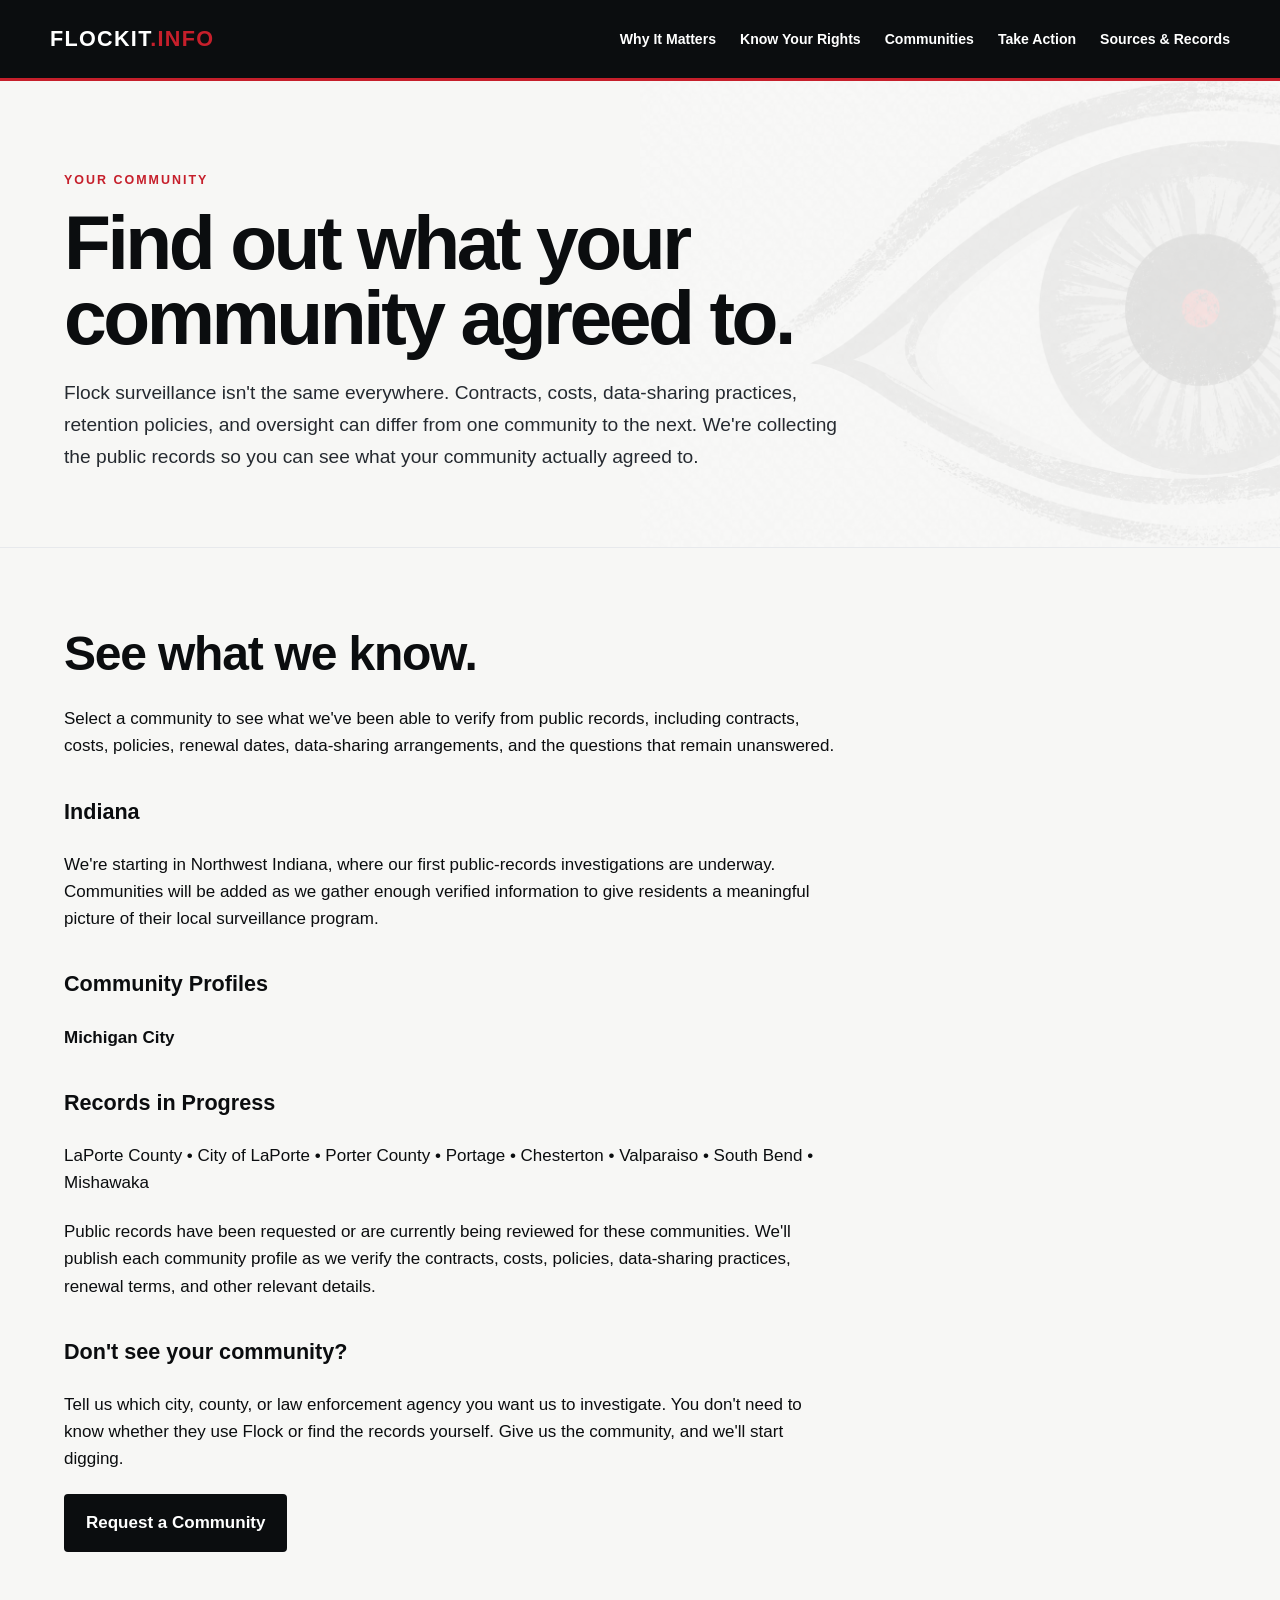
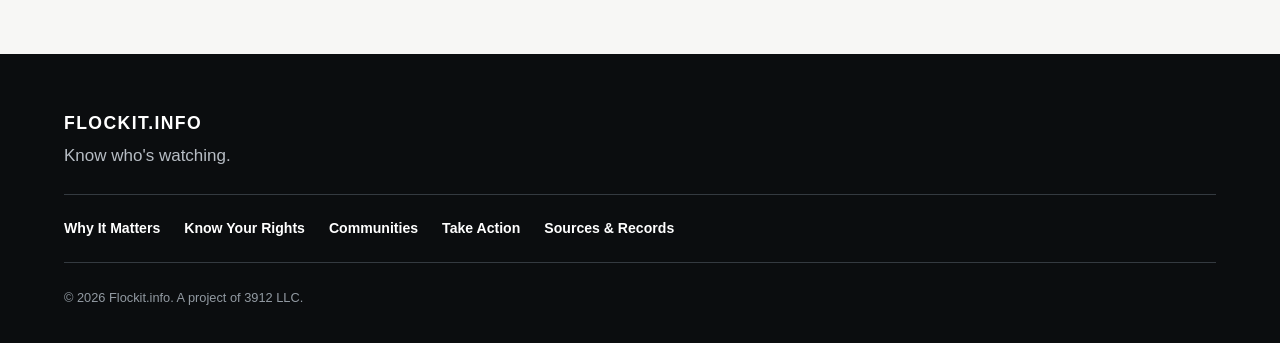
<file: find-your-community.html>
<!DOCTYPE html>
<html lang="en">
<head>
  <meta charset="UTF-8">
  <meta name="viewport" content="width=device-width, initial-scale=1.0">

  <title>Communities | Flockit.info</title>
  <meta name="description" content="Know what surveillance technology is being used in your community, what it can do, and what you can do about it.">

  <link rel="stylesheet" href="styles.css">
</head>

<body>

  <!-- SITE HEADER -->
  <header class="site-header">
    <div class="header-inner">

      <a class="site-logo" href="index.html" aria-label="Flockit.info home">
        FLOCKIT<span>.INFO</span>
      </a>

      <nav class="site-nav" aria-label="Main navigation">
        <a href="why-it-matters.html">Why It Matters</a>
        <a href="#">Know Your Rights</a>
        <a href="find-your-community.html">Communities</a>
        <a href="take-action.html">Take Action</a>
        <a href="#">Sources &amp; Records</a>
      </nav>

    </div>
  </header>


  <!-- PAGE CONTENT -->
  <main>

    <section class="page-hero">
      <div class="content-width">

        <p class="eyebrow">YOUR COMMUNITY</p>

        <h1>Find out what your community agreed to.</h1>

        <p class="page-intro">
  Flock surveillance isn't the same everywhere. Contracts, costs, data-sharing practices, retention policies, and oversight can differ from one community to the next. We're collecting the public records so you can see what your community actually agreed to.
</p>

      </div>
    </section>


    <section class="content-section">
      <div class="content-width">

        <h2>See what we know.</h2>

       <p>
  Select a community to see what we've been able to verify from public records, including contracts, costs, policies, renewal dates, data-sharing arrangements, and the questions that remain unanswered.
</p>
<div class="community-list">

  <h3>Indiana</h3>

<p>
  We're starting in Northwest Indiana, where our first public-records investigations are underway. Communities will be added as we gather enough verified information to give residents a meaningful picture of their local surveillance program.
</p>

  <h3>Community Profiles</h3>

<p>
  <strong>Michigan City</strong>
</p>

<h3>Records in Progress</h3>

<p>
  LaPorte County • City of LaPorte • Porter County • Portage • Chesterton • Valparaiso • South Bend • Mishawaka
</p>

<p>
  Public records have been requested or are currently being reviewed for these communities. We'll publish each community profile as we verify the contracts, costs, policies, data-sharing practices, renewal terms, and other relevant details.
</p>
</div>
        <h3>Don't see your community?</h3>

<p>
  Tell us which city, county, or law enforcement agency you want us to investigate. You don't need to know whether they use Flock or find the records yourself. Give us the community, and we'll start digging.
</p>

<p>
  <a class="button" href="request-a-community.html">Request a Community</a>
</p>
      </div>
    </section>

  </main>


  <!-- SITE FOOTER -->
  <footer class="site-footer">
    <div class="footer-inner">

      <div class="footer-brand">
        <strong>FLOCKIT.INFO</strong>
        <p>Know who's watching.</p>
      </div>

      <nav class="footer-nav" aria-label="Footer navigation">
        <a href="why-it-matters.html">Why It Matters</a>
        <a href="#">Know Your Rights</a>
        <a href="find-your-community.html">Communities</a>
        <a href="take-action.html">Take Action</a>
        <a href="#">Sources &amp; Records</a>
      </nav>

      <p class="footer-legal">
        © 2026 Flockit.info. A project of 3912 LLC.
      </p>

    </div>
  </footer>

</body>
</html>
</file>
<file: styles.css>
/* =========================================================
   FLOCKIT.INFO
   MASTER STYLESHEET

   Shared by every page on Flockit.info.
   Make site-wide design changes here whenever possible.
   ========================================================= */


/* ---------- SITE VARIABLES ---------- */

:root {
  --black: #0b0d0f;
  --dark: #15181c;
  --dark-gray: #252a30;
  --gray: #66707a;
  --light-gray: #e7e9ec;
  --off-white: #f7f7f5;
  --white: #ffffff;
  --red: #c61f2b;

  --content-width: 1180px;
  --reading-width: 780px;
}


/* ---------- RESET ---------- */

* {
  box-sizing: border-box;
}

html {
  scroll-behavior: smooth;
}

body {
  margin: 0;
  background: var(--white);
  color: var(--black);
  font-family: Arial, Helvetica, sans-serif;
  font-size: 17px;
  line-height: 1.6;
}

img {
  max-width: 100%;
  height: auto;
}

a {
  color: inherit;
}


/* ---------- SHARED PAGE WIDTH ---------- */

.content-width {
  width: min(90%, var(--content-width));
  margin: 0 auto;
}


/* =========================================================
   HEADER
   ========================================================= */

.site-header {
  background: var(--black);
  border-bottom: 3px solid var(--red);
}

.header-inner {
  width: min(94%, var(--content-width));
  min-height: 78px;
  margin: 0 auto;

  display: flex;
  align-items: center;
  justify-content: space-between;
  gap: 30px;
}

.site-logo {
  color: var(--white);
  font-size: 1.35rem;
  font-weight: 800;
  letter-spacing: 0.06em;
  text-decoration: none;
  white-space: nowrap;
}

.site-logo span {
  color: var(--red);
}


/* ---------- MAIN NAVIGATION ---------- */

.site-nav {
  display: flex;
  align-items: center;
  justify-content: flex-end;
  gap: 24px;
}

.site-nav a {
  color: var(--white);
  font-size: 0.88rem;
  font-weight: 700;
  text-decoration: none;
}

.site-nav a:hover,
.site-nav a:focus {
  color: var(--red);
}


/* =========================================================
   STANDARD PAGE HERO
   ========================================================= */

.page-hero {
  position: relative;
  overflow: hidden;
  padding: 90px 0 75px;
  background: var(--off-white);
  border-bottom: 1px solid var(--light-gray);
}

.page-hero::after {
  content: "";
  position: absolute;
  top: 50%;
  right: -120px;
  width: 760px;
  height: 520px;
  transform: translateY(-50%);
  background-image: url("eye-background.png");
  background-repeat: no-repeat;
  background-position: center;
  background-size: contain;
  opacity: 0.28;
  pointer-events: none;
}

.page-hero .content-width {
  position: relative;
  z-index: 1;
}

.eyebrow {
  margin: 0 0 14px;
  color: var(--red);
  font-size: 0.78rem;
  font-weight: 800;
  letter-spacing: 0.16em;
  text-transform: uppercase;
}

.page-hero h1 {
  max-width: 900px;
  margin: 0 0 22px;

  color: var(--black);
  font-size: clamp(2.6rem, 6vw, 5.5rem);
  line-height: 0.98;
  letter-spacing: -0.045em;
}

.page-intro {
  max-width: var(--reading-width);
  margin: 0;

  color: var(--dark-gray);
  font-size: 1.2rem;
  line-height: 1.65;
}


.mc-shortcut {
  max-width: 680px;
  margin-top: 28px;
  padding: 22px 24px;
  border-left: 5px solid var(--red);
  background: rgba(255, 255, 255, 0.9);
}

.mc-shortcut p {
  margin: 0 0 8px;
  color: var(--dark-gray);
  font-size: 1rem;
  line-height: 1.5;
}

.mc-shortcut p:first-child {
  color: var(--black);
  font-size: 1.35rem;
}

.mc-shortcut-button {
  display: inline-block;
  margin-top: 8px;
  padding: 12px 18px;
  background: var(--black);
  color: white;
  font-weight: 700;
  text-decoration: none;
  letter-spacing: 0.02em;
}

.mc-shortcut-button:hover {
  background: var(--red);
  color: var(--black);
}

/* =========================================================
   STANDARD CONTENT
   ========================================================= */

.content-section {
  padding: 80px 0;
}

.content-section:nth-of-type(even) {
  background: var(--off-white);
}

.content-section h2 {
  max-width: 850px;
  margin: 0 0 24px;

  font-size: clamp(1.8rem, 4vw, 3rem);
  line-height: 1.1;
  letter-spacing: -0.025em;
}

.content-section h3 {
  margin-top: 35px;
  font-size: 1.35rem;
}

.content-section p {
  max-width: var(--reading-width);
  margin-top: 0;
  margin-bottom: 22px;
}


/* =========================================================
   BUTTONS
   ========================================================= */

.button {
  display: inline-block;
  padding: 13px 20px;

  background: var(--black);
  color: var(--white);

  border: 2px solid var(--black);
  border-radius: 4px;

  font-weight: 800;
  text-decoration: none;
}

.button:hover,
.button:focus {
  background: var(--red);
  border-color: var(--red);
}

.button-outline {
  background: transparent;
  color: var(--black);
}

.button-outline:hover,
.button-outline:focus {
  color: var(--white);
}


/* =========================================================
   CARDS
   ========================================================= */

.card-grid {
  display: grid;
  grid-template-columns: repeat(2, 1fr);
  gap: 24px;
  margin-top: 35px;
}

.card {
  padding: 28px;
  background: var(--white);
  border: 1px solid var(--light-gray);
  border-top: 4px solid var(--black);
}

.card h3 {
  margin: 0 0 12px;
}

.card p {
  margin-bottom: 0;
}


/* =========================================================
   CALLOUT / IMPORTANT INFORMATION
   ========================================================= */

.callout {
  max-width: 900px;
  margin: 40px 0;
  padding: 30px;

  background: var(--black);
  color: var(--white);

  border-left: 6px solid var(--red);
}

.callout h2,
.callout h3 {
  margin-top: 0;
  color: var(--white);
}

.callout p:last-child {
  margin-bottom: 0;
}


/* =========================================================
   FOOTER
   ========================================================= */

.site-footer {
  padding: 55px 0 35px;
  background: var(--black);
  color: var(--white);
}

.footer-inner {
  width: min(90%, var(--content-width));
  margin: 0 auto;
}

.footer-brand strong {
  font-size: 1.1rem;
  letter-spacing: 0.08em;
}

.footer-brand p {
  margin: 5px 0 25px;
  color: #b7bdc4;
}

.footer-nav {
  display: flex;
  flex-wrap: wrap;
  gap: 12px 24px;
  padding: 22px 0;

  border-top: 1px solid #343a40;
  border-bottom: 1px solid #343a40;
}

.footer-nav a {
  color: var(--white);
  font-size: 0.88rem;
  font-weight: 700;
  text-decoration: none;
}

.footer-nav a:hover,
.footer-nav a:focus {
  color: var(--red);
}

.footer-legal {
  margin: 25px 0 0;
  color: #929aa2;
  font-size: 0.8rem;
}


/* =========================================================
   ACCESSIBILITY
   ========================================================= */

a:focus-visible,
button:focus-visible {
  outline: 3px solid var(--red);
  outline-offset: 4px;
}


/* =========================================================
   MOBILE
   ========================================================= */

@media (max-width: 900px) {

  .header-inner {
    padding: 18px 0;
    flex-direction: column;
    align-items: flex-start;
  }

  .site-nav {
    width: 100%;
    flex-wrap: wrap;
    justify-content: flex-start;
    gap: 10px 18px;
  }

  .page-hero {
    padding: 65px 0 55px;
  }

  .content-section {
    padding: 60px 0;
  }

  .card-grid {
    grid-template-columns: 1fr;
  }
}


@media (max-width: 600px) {

  body {
    font-size: 16px;
  }

  .site-nav {
    flex-direction: column;
    align-items: flex-start;
  }

  .page-hero h1 {
    font-size: 2.7rem;
  }

  .callout {
    padding: 24px;
  }
}
.community-request-form {
  display: grid;
  gap: 0.75rem;
  max-width: 760px;
  margin-top: 2rem;
}

.community-request-form label {
  font-weight: 700;
}

.community-request-form input,
.community-request-form textarea {
  width: 100%;
  padding: 0.65rem 0.8rem;
  border: 1px solid #cfcfcf;
  font: inherit;
  background: #fff;
}

.community-request-form textarea {
  resize: vertical;
}

.community-request-form .button {
  width: fit-content;
  margin-top: 0.5rem;
  border: 0;
  cursor: pointer;
}

.form-note {
  max-width: 760px;
  margin-top: 1.5rem;
  font-size: 0.95rem;
}
/* =========================================================
   SUPPORT THE WORK
   ========================================================= */

.support-cta {
  margin-top: 2.5rem;
  padding: 2rem;
  border: 2px solid var(--black);
  border-left: 6px solid var(--red);
  background: var(--white);
}

.support-cta h3 {
  margin-top: 0;
  font-size: 1.5rem;
}

.support-cta p:last-child {
  margin-bottom: 0;
}

/* =========================================================
   COMMUNITY PROFILE — AT A GLANCE
   ========================================================= */

.profile-facts {
  display: grid;
  grid-template-columns: repeat(3, 1fr);
  gap: 1px;
  margin-bottom: 3.5rem;
  background: var(--black);
  border: 2px solid var(--black);
}

.profile-facts h2 {
  grid-column: 1 / -1;
  margin: 0;
  padding: 1.5rem 2rem;
  background: var(--black);
  color: var(--white);
  font-size: 1.75rem;
}

.profile-fact {
  display: flex;
  flex-direction: column;
  gap: 0.4rem;
  padding: 1.5rem 2rem;
  background: var(--white);
}

.fact-label {
  color: var(--red);
  font-size: 0.8rem;
  font-weight: 800;
  letter-spacing: 0.08em;
  text-transform: uppercase;
}

.profile-fact strong {
  font-size: 1.1rem;
  line-height: 1.35;
}
@media (max-width: 768px) {
  .profile-facts {
    grid-template-columns: 1fr;
  }

  .profile-facts h2 {
    padding: 1.25rem 1.5rem;
  }

  .profile-fact {
    padding: 1.25rem 1.5rem;
  }
}
.profile-verified {
  grid-column: 1 / -1;
  margin: 0;
  padding: 0 2rem 1.25rem;
  background: var(--black);
  color: #b8bec5;
  font-size: 0.85rem;
}
/* =========================================================
   COMMUNITY PROFILE — VEHICLE FINGERPRINT
   ========================================================= */

.vehicle-fingerprint {
  margin: 3.5rem 0;
  padding: 2.5rem;
  background: var(--black);
  color: var(--white);
}

.vehicle-fingerprint .eyebrow {
  margin-top: 0;
  color: var(--red);
}

.vehicle-fingerprint h2 {
  margin: 0.5rem 0 1rem;
  color: var(--white);
  font-size: 2.5rem;
}

.vehicle-fingerprint-intro {
  max-width: 760px;
  margin-bottom: 2rem;
  font-size: 1.15rem;
}

.fingerprint-grid {
  display: grid;
  grid-template-columns: repeat(3, 1fr);
  gap: 1px;
  margin: 2rem 0;
  background: #444;
  border: 1px solid #444;
}

.fingerprint-grid span {
  padding: 1rem 1.25rem;
  background: var(--white);
  color: var(--black);
  font-weight: 800;
}

.vehicle-fingerprint-note {
  max-width: 900px;
  margin: 2rem 0 0;
}

@media (max-width: 768px) {
  .vehicle-fingerprint {
    padding: 1.5rem;
  }

  .vehicle-fingerprint h2 {
    font-size: 2rem;
  }

  .fingerprint-grid {
    grid-template-columns: 1fr;
  }
}
/* =========================================================
   COMMUNITY PROFILE — DATA SHARING
   ========================================================= */

.sharing-section {
  margin: 3.5rem 0;
}

.sharing-section h2 {
  margin: 0.5rem 0 1.75rem;
  font-size: 2.5rem;
}

.sharing-grid {
  display: grid;
  grid-template-columns: repeat(2, 1fr);
  gap: 1px;
  background: var(--black);
  border: 2px solid var(--black);
}

.sharing-card {
  padding: 2rem;
  background: var(--white);
}

.sharing-label {
  display: block;
  margin-bottom: 0.75rem;
  color: var(--red);
  font-size: 0.8rem;
  font-weight: 800;
  letter-spacing: 0.08em;
  text-transform: uppercase;
}

.sharing-card p {
  margin: 0;
}
.technology-section + .technology-section {
  margin-top: 4rem;
}
.sharing-question {
  margin-top: 1px;
  padding: 2rem;
  background: var(--black);
  color: var(--white);
}

.sharing-question p {
  max-width: 900px;
  margin: 0;
  font-size: 1.1rem;
}

@media (max-width: 768px) {
  .sharing-section h2 {
    font-size: 2rem;
  }

  .sharing-grid {
    grid-template-columns: 1fr;
  }

  .sharing-card,
  .sharing-question {
    padding: 1.5rem;
  }
}
/* =========================================================
   COMMUNITY PROFILE — CONTRACT RENEWAL
   ========================================================= */

.renewal-section {
  margin: 3.5rem 0;
}

.renewal-section h2 {
  margin: 0.5rem 0 1.75rem;
  font-size: 2.5rem;
}

.renewal-facts {
  display: grid;
  grid-template-columns: repeat(3, 1fr);
  gap: 1px;
  margin-bottom: 1.75rem;
  background: var(--black);
  border: 2px solid var(--black);
}

.renewal-facts > div {
  padding: 1.5rem 2rem;
  background: var(--white);
}

.renewal-label {
  display: block;
  margin-bottom: 0.5rem;
  color: var(--red);
  font-size: 0.8rem;
  font-weight: 800;
  letter-spacing: 0.08em;
  text-transform: uppercase;
}

.renewal-facts strong {
  display: block;
  font-size: 1.1rem;
  line-height: 1.35;
}

@media (max-width: 768px) {
  .renewal-section h2 {
    font-size: 2rem;
  }

  .renewal-facts {
    grid-template-columns: 1fr;
  }

  .renewal-facts > div {
    padding: 1.25rem 1.5rem;
  }
}
/* =========================================================
   COMMUNITY PROFILE — PROPOSED EXPANSION
   ========================================================= */

.expansion-section {
  margin: 3.5rem 0;
}

.expansion-section h2 {
  margin: 0.5rem 0 1rem;
  font-size: 2.5rem;
}

.expansion-intro {
  max-width: 850px;
  margin-bottom: 2rem;
  font-size: 1.1rem;
}

.expansion-grid {
  display: grid;
  grid-template-columns: repeat(2, 1fr);
  gap: 1px;
  background: var(--black);
  border: 2px solid var(--black);
}

.expansion-item {
  padding: 1.5rem 2rem;
  background: var(--white);
}

.expansion-item span {
  font-weight: 800;
  line-height: 1.35;
}

.expansion-removed {
  display: flex;
  flex-direction: column;
  gap: 0.4rem;
  margin-top: 1px;
  padding: 1.5rem 2rem;
  background: #f2f2f2;
  border: 2px solid var(--black);
  border-top: 0;
}

.expansion-label {
  color: var(--red);
  font-size: 0.8rem;
  font-weight: 800;
  letter-spacing: 0.08em;
  text-transform: uppercase;
}

.expansion-removed strong {
  font-size: 1.1rem;
}

.expansion-claim {
  margin-top: 2rem;
  padding: 2rem;
  background: var(--black);
  color: var(--white);
}

.expansion-claim p {
  max-width: 950px;
  margin: 0.75rem 0 0;
}

@media (max-width: 768px) {
  .expansion-section h2 {
    font-size: 2rem;
  }

  .expansion-grid {
    grid-template-columns: 1fr;
  }

  .expansion-item,
  .expansion-removed,
  .expansion-claim {
    padding: 1.5rem;
  }
}
/* =========================================================
   COMMUNITY PROFILE — OPEN QUESTIONS
   ========================================================= */

.unknown-section {
  margin: 3.5rem 0;
}

.unknown-section h2 {
  margin: 0.5rem 0 1.75rem;
  font-size: 2.5rem;
}

.unknown-grid {
  display: grid;
  grid-template-columns: repeat(2, 1fr);
  gap: 1px;
  background: var(--black);
  border: 2px solid var(--black);
}

.unknown-item {
  display: flex;
  gap: 1.25rem;
  padding: 1.75rem 2rem;
  background: var(--white);
}

.unknown-item span {
  flex: 0 0 auto;
  color: var(--red);
  font-size: 0.9rem;
  font-weight: 800;
  letter-spacing: 0.08em;
}

.unknown-item p {
  margin: 0;
}

.unknown-note {
  padding-top: 1.5rem;
  margin: 0;
  font-size: 0.95rem;
}

@media (max-width: 768px) {
  .unknown-section h2 {
    font-size: 2rem;
  }

  .unknown-grid {
    grid-template-columns: 1fr;
  }

  .unknown-item {
    padding: 1.5rem;
  }
}
/* =========================================================
   COMMUNITY PROFILE — PUBLIC COST
   ========================================================= */

.cost-section {
  margin: 3.5rem 0;
}

.cost-section h2 {
  margin: 0.5rem 0 1.75rem;
  font-size: 2.5rem;
}

.cost-grid {
  display: grid;
  grid-template-columns: repeat(2, 1fr);
  gap: 1px;
  background: var(--black);
  border: 2px solid var(--black);
}

.cost-item {
  padding: 2rem;
  background: var(--white);
}

.cost-label {
  display: block;
  margin-bottom: 0.75rem;
  color: var(--red);
  font-size: 0.8rem;
  font-weight: 800;
  letter-spacing: 0.08em;
  text-transform: uppercase;
}

.cost-item strong {
  display: block;
  margin-bottom: 0.35rem;
  font-size: 2rem;
  line-height: 1.1;
}

.cost-item p {
  margin: 0;
}

.cost-detail {
  margin-top: 0.75rem !important;
  font-size: 0.95rem;
}

.cost-note {
  padding-top: 1.5rem;
  margin: 0;
  max-width: 950px;
  font-size: 0.95rem;
}

@media (max-width: 768px) {
  .cost-section h2 {
    font-size: 2rem;
  }

  .cost-grid {
    grid-template-columns: 1fr;
  }

  .cost-item {
    padding: 1.5rem;
  }
}
/* =========================================================
   COMMUNITY PROFILE — SOURCE RECORDS
   ========================================================= */

.profile-records {
  margin: 3.5rem 0;
}

.profile-records h2 {
  margin: 0.5rem 0 1rem;
  font-size: 2.5rem;
}

.profile-records-intro {
  max-width: 850px;
  margin-bottom: 2rem;
  font-size: 1.05rem;
}

.records-list {
  display: grid;
  grid-template-columns: repeat(2, 1fr);
  gap: 1px;
  background: var(--black);
  border: 2px solid var(--black);
}

.record-item {
  padding: 1.75rem 2rem;
  background: var(--white);
}

.record-type {
  display: block;
  margin-bottom: 0.6rem;
  color: var(--red);
  font-size: 0.8rem;
  font-weight: 800;
  letter-spacing: 0.08em;
  text-transform: uppercase;
}

.record-item strong {
  display: block;
  margin-bottom: 0.75rem;
  font-size: 1.1rem;
  line-height: 1.35;
}

.record-item p {
  margin: 0 0 1rem;
}

.record-item a,
.record-status {
  font-weight: 700;
}

.record-status {
  color: #666;
}

@media (max-width: 768px) {
  .profile-records h2 {
    font-size: 2rem;
  }

  .records-list {
    grid-template-columns: 1fr;
  }

  .record-item {
    padding: 1.5rem;
  }
}

/* =========================================================
   SOURCES & RECORDS — LIBRARY
   ========================================================= */

.records-library-section {
  margin: 3.5rem 0 0;
}

.records-library-section h2 {
  margin: 0 0 0.75rem;
  font-size: 2.5rem;
}

.records-library-section > p {
  max-width: 850px;
}

.records-library-grid {
  display: grid;
  grid-template-columns: repeat(2, 1fr);
  gap: 1px;
  margin-top: 2rem;
  background: var(--black);
  border: 2px solid var(--black);
}

.records-library-item {
  padding: 1.75rem 2rem;
  background: var(--white);
}

.records-library-item strong {
  display: block;
  margin-bottom: 0.75rem;
  font-size: 1.1rem;
  line-height: 1.35;
}

.records-library-item p {
  margin: 0 0 1rem;
}

.records-library-item a,
.records-library-item .record-status {
  font-weight: 700;
}

.records-library-note {
  padding-top: 1.5rem;
  margin: 0;
  font-size: 0.95rem;
}

@media (max-width: 768px) {
  .records-library-section h2 {
    font-size: 2rem;
  }

  .records-library-grid {
    grid-template-columns: 1fr;
  }

  .records-library-item {
    padding: 1.5rem;
  }
}

/* =========================================================
   HOMEPAGE — MICHIGAN CITY FINDINGS
   ========================================================= */

.home-findings-grid {
  display: grid;
  grid-template-columns: repeat(2, 1fr);
  gap: 1px;
  margin: 2rem 0;
  background: var(--black);
  border: 2px solid var(--black);
}

.home-finding {
  padding: 1.5rem 2rem;
  background: var(--white);
}

.home-finding span {
  display: block;
  margin-bottom: 0.5rem;
  color: var(--red);
  font-size: 0.8rem;
  font-weight: 800;
  letter-spacing: 0.08em;
  text-transform: uppercase;
}

.home-finding strong {
  display: block;
  font-size: 1.1rem;
  line-height: 1.35;
}

@media (max-width: 768px) {
  .home-findings-grid {
    grid-template-columns: 1fr;
  }

  .home-finding {
    padding: 1.25rem 1.5rem;
  }
}

/* =========================================================
   PLATE SEARCH LOOKUP
   ========================================================= */

.plate-lookup {
  margin: 2rem 0 2.5rem;
  padding: 2rem;
  background: var(--black);
  color: var(--white);
}

.plate-lookup .eyebrow {
  margin-top: 0;
  color: var(--red);
}

.plate-lookup h2 {
  margin: 0.5rem 0 1rem;
  color: var(--white);
}

.plate-lookup p {
  max-width: 900px;
}

.plate-lookup .button {
  margin-top: 0.5rem;
  background: var(--white);
  color: var(--black);
}

.plate-lookup .button:hover {
  background: var(--red);
  color: var(--white);
}

/* =========================================================
   TAKE ACTION CHECKLIST
   ========================================================= */

.action-checklist {
  display: grid;
  grid-template-columns: repeat(2, 1fr);
  gap: 1px;
  margin-top: 2rem;
  background: var(--black);
  border: 2px solid var(--black);
}

.action-checklist-item {
  padding: 1.75rem 2rem;
  background: var(--white);
}

.action-checklist-item span {
  display: block;
  margin-bottom: 0.5rem;
  color: var(--red);
  font-size: 0.8rem;
  font-weight: 800;
  letter-spacing: 0.08em;
}

.action-checklist-item strong {
  display: block;
  margin-bottom: 0.5rem;
  font-size: 1.1rem;
}

.action-checklist-item p {
  margin: 0;
}

@media (max-width: 768px) {
  .action-checklist {
    grid-template-columns: 1fr;
  }

  .action-checklist-item {
    padding: 1.5rem;
  }
}

/* =========================================================
   REAL-WORLD EXAMPLE
   ========================================================= */

.real-world-example {
  background: var(--white);
  color: var(--black);
}

.real-world-example .content-width {
  padding: 3rem;
  background: var(--black);
  color: var(--white);
}

.real-world-example .eyebrow {
  margin-bottom: 1rem;
  color: var(--red);
}

.real-world-example h2 {
  color: var(--white);
}

.real-world-example a {
  color: var(--white);
  font-weight: 800;
}

.real-world-example a:hover,
.real-world-example a:focus {
  color: var(--red);
}

@media (max-width: 768px) {
  .real-world-example .content-width {
    padding: 1.5rem;
  }
}

/* =========================================================
   KNOW YOUR RIGHTS CHECKLIST
   ========================================================= */

.rights-checklist {
  margin: 3rem 0;
  padding: 2.5rem;
  background: var(--black);
  color: var(--white);
}

.rights-checklist .eyebrow {
  margin-top: 0;
  color: var(--red);
}

.rights-checklist h2 {
  max-width: 850px;
  margin-bottom: 2rem;
  color: var(--white);
}

.rights-checklist-grid {
  display: grid;
  grid-template-columns: repeat(2, 1fr);
  gap: 1px;
  background: var(--gray);
  border: 1px solid var(--gray);
}

.rights-checklist-item {
  padding: 1.5rem;
  background: var(--white);
  color: var(--black);
}

.rights-checklist-item span {
  display: block;
  margin-bottom: 0.5rem;
  color: var(--red);
  font-size: 0.8rem;
  font-weight: 800;
  letter-spacing: 0.08em;
}

.rights-checklist-item strong {
  display: block;
  margin-bottom: 0.5rem;
  font-size: 1.1rem;
}

.rights-checklist-item p {
  margin: 0;
}

@media (max-width: 768px) {
  .rights-checklist {
    padding: 1.5rem;
  }

  .rights-checklist-grid {
    grid-template-columns: 1fr;
  }
}

.historical-quote {
  padding: 4rem 0 4.5rem;
  border-top: 1px solid #d9d9d9;
  border-bottom: 1px solid #d9d9d9;
  text-align: center;
}

.historical-quote blockquote {
  max-width: 1100px;
  margin: 0 auto 1.5rem;
  font-family: Georgia, "Times New Roman", serif;
  font-size: clamp(2rem, 3.2vw, 3rem);
  font-style: italic;
  line-height: 1.35;
  font-weight: 400;
}

.quote-attribution {
  margin: 0;
  font-size: 0.95rem;
  font-weight: 700;
  letter-spacing: 0.08em;
  text-transform: uppercase;
}
.quote-emphasis {
  color: var(--red);
}
</file>
